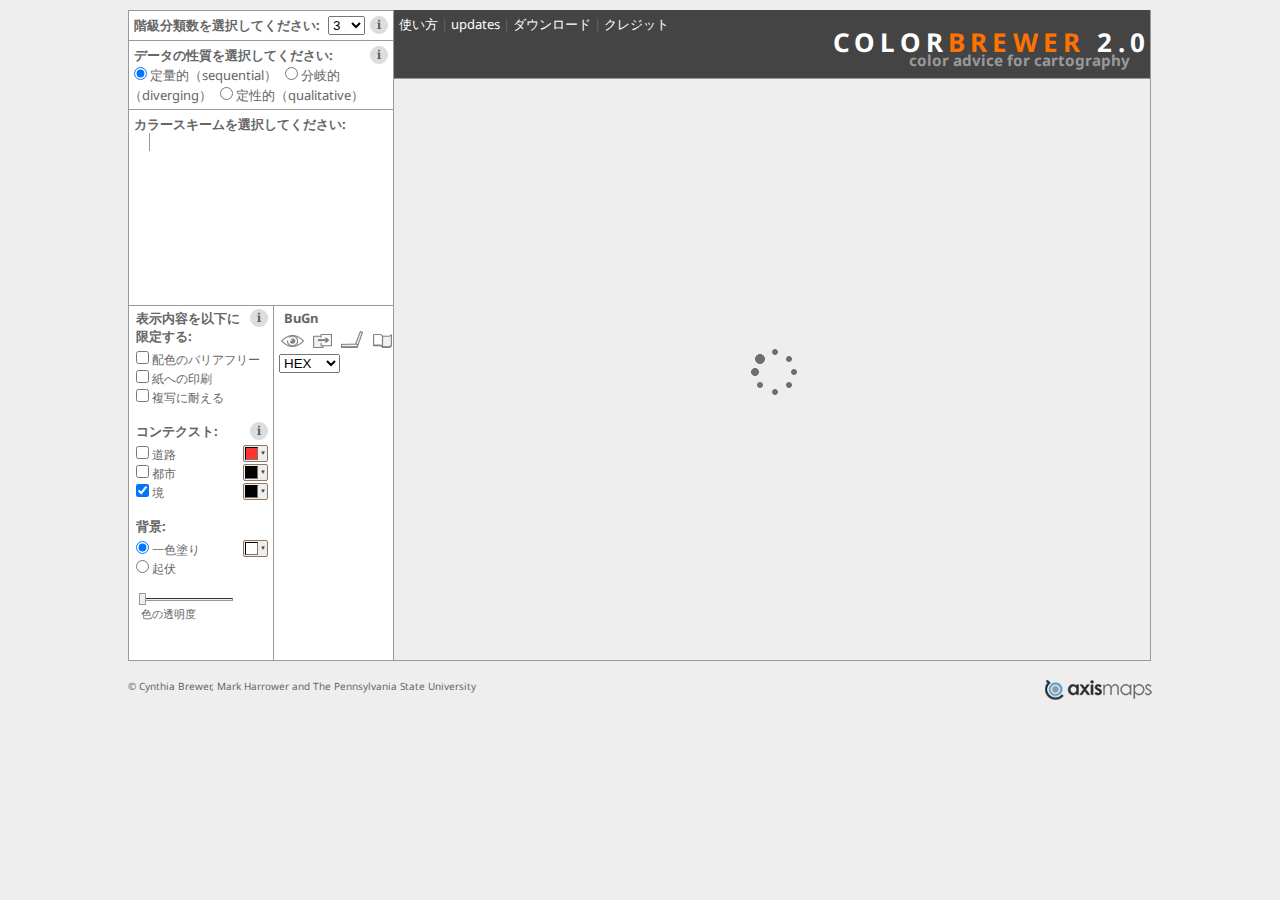
<file: docs/index.html>
<!DOCTYPE html>
<html>
<head>

<!-- Global site tag (gtag.js) - Google Analytics -->
<script async src="https://www.googletagmanager.com/gtag/js?id=G-NVNM9B2HL9"></script>
<script>
  window.dataLayer = window.dataLayer || [];
  function gtag(){dataLayer.push(arguments);}
  gtag('js', new Date());

  gtag('config', 'G-NVNM9B2HL9');
</script>
<!-- /Global site tag (gtag.js) - Google Analytics -->

		<!--[if lte IE 8]><script type="text/javascript">window.location.replace( "flash/index.php" );</script><![endif]-->
		<title>ColorBrewer: Color Advice for Maps</title>
		<link href='https://fonts.googleapis.com/css?family=Droid+Sans:400,700' rel='stylesheet' type='text/css'>
		<link rel="stylesheet" type="text/css" href="style.css" />
		<link rel="stylesheet" type="text/css" href="lib/spectrum.css" />
		<script type="text/javascript" src="colorbrewer_schemes.js"></script>
		<script src="https://ajax.googleapis.com/ajax/libs/jquery/1.7.1/jquery.min.js" type="text/javascript"></script>
		<script src="lib/jquery.svg.min.js" type="text/javascript"></script>
		<script src="lib/jquery.svgdom.min.js" type="text/javascript"></script>
		<script type="text/javascript" src="lib/spectrum.min.js"></script>
		<script type="text/javascript" src="cmyk.js"></script>
		<script type="text/javascript">

		  var _gaq = _gaq || [];
		  _gaq.push(['_setAccount', 'UA-8516419-1']);
		  _gaq.push(['_trackPageview']);

		  (function() {
		    var ga = document.createElement('script'); ga.type = 'text/javascript'; ga.async = true;
		    ga.src = ('https:' == document.location.protocol ? 'https://ssl' : 'http://www') + '.google-analytics.com/ga.js';
		    var s = document.getElementsByTagName('script')[0]; s.parentNode.insertBefore(ga, s);
		  })();

		</script>
	</head>
	<body>
		<div id="wrapper">
			<div id="left">
				<div id="number" class="section">
					<div class="learn-more" id="number-learn-more" title="Learn more"></div>
					<p>階級分類数を選択してください:</p>
					<select id="num-classes">
						<option name="3">3</option>
						<option name="4">4</option>
						<option name="5">5</option>
						<option name="6">6</option>
						<option name="7">7</option>
						<option name="8">8</option>
						<option name="9">9</option>
						<option name="10">10</option>
						<option name="11">11</option>
						<option name="12">12</option>
					</select>
				</div> <!--end number div-->
				
				<div id="type" class="section">
					<div class="learn-more" id="schemes-learn-more" title="Learn more"></div>
					<p>データの性質を選択してください:</p>
					<input type="radio" class="scheme-type" name="scheme-type" id="sequential" checked/><label class="check-label" for="sequential">定量的（sequential）</label>
					<input type="radio" class="scheme-type" name="scheme-type" id="diverging"/><label class="check-label" for="diverging">分岐的（diverging）</label>
					<input type="radio" class="scheme-type" name="scheme-type" id="qualitative"/><label class="check-label" for="qualitative">定性的（qualitative）</label>
				</div>
				
				<div id="scheme" class="section">
					<p>カラースキームを選択してください:</p>
					<div id="scheme1">
						<label id="multi"></label>
						<div id="ramps"></div>
					</div> <!--end scheme1 div-->
					<div id="scheme2">
						<label id="single"></label>
						<div id="singlehue"></div>
					</div> <!--end scheme2 div-->
				</div> <!--end scheme div-->
				
				<div id="colors">
					<div id="options">
						<div class="learn-more" id="filters-learn-more" title="Learn more"></div>
						<p>表示内容を以下に限定する:</p>
						<div id="filters">
							<input type="checkbox" id="blindcheck" /><label for="blindcheck">配色のバリアフリー</label><br/>
							<input type="checkbox" id="printcheck" /><label for="printcheck">紙への印刷</label><br/>
							<input type="checkbox" id="copycheck" /><label for="copycheck">複写に耐える</label>
						</div> <!--end filters div-->
						
						<div class="learn-more" id="context-learn-more"></div>
						<p>コンテクスト:</p>
						<div id="layers">
							<input type="checkbox" id="roadscheck" /><label for="roadscheck">道路</label><input class="color" type="text" id="road-color"/><br/>
							<input type="checkbox" id="citiescheck" /><label for="citiescheck">都市</label><input class="color" type="text" id="city-color"/><br/>
							<input type="checkbox" id="borderscheck" checked /><label for="borderscheck">境</label><input class="color" type="text" id="border-color"/><br/>
						</div> <!--end layers div-->
						
						<p>背景:</p>
						<div id="background">
							<input type="radio" name="background-radio" id="solid-color" checked/><label class="check-label" for="solid-color">一色塗り</label><input class="color" type="text" id="bg-color"/><br/>
							<input type="radio" name="background-radio" id="terrain"/><label class="check-label" for="terrain">起伏</label>
							<div id="transparency-container">
								<div id="transparency-track"></div>
								<div id="transparency-slider"></div>
								<p>色の透明度</p>
							</div>
						</div> <!--end background div-->
					</div> <!--end options div-->
					
					<div id="system">
						<p id="scheme-name">BuGn</p>
						<div style="height:27px">
							<div class="score-icon ok" id="blind-icon"></div>
							<div class="score-icon ok" id="copy-icon"></div>
							<div class="score-icon ok" id="screen-icon"></div>
							<div class="score-icon ok" id="print-icon"></div>
						</div>
						<select id="color-system">
							<option>HEX</option>
							<option>RGB</option>
							<option>CMYK</option>
						</select>
						<div id="color-chips"></div>
						<div id="color-values"></div>
					</div> <!--end system div-->
				</div> <!--end colors div-->
			</div> <!--end left div-->
			
			<div id="header">
				<p id="nav"><a id="how" href="#">使い方</a> | <a href="http://www.personal.psu.edu/cab38/ColorBrewer/ColorBrewer_updates.html" target="blank">updates</a> | <a id="downloads" href="#">ダウンロード</a> | <a id="credits" href="#">クレジット</a></p>
				<h1>COLOR<span>BREWER</span> 2.0</h1>
				<h3>color advice for cartography</h3>
			</div> <!--end header-->
			<div id="map-container">
				<div id="counties" class="svg-container"></div>
				<div id="overlays" class="svg-container"></div>
			</div> <!--end map-container-->
			
			<div id="export">
				<div id="tab">
					<div>Export</div>
				</div> <!--end tab div-->
				<div id="selected-data">
					<h2>選択したこのカラースキームを出力する:</h2>
					<div id="perma">
						<h3>Permalink</h3>
						<p>このカラースキームの直リンクをシェアする</p>
						<input type="text" id="permalink" value="https://colorbrewer2.org/js/blahblah/" />
					</div> <!--end perma div-->
					<div id="adobe">
						<h3>Adobe</h3>
						<p><a id="ase" href="#" target="_blank">Adobe Swatch Exchange (ASE) file</a></p>
					</div> <!--end adobe div-->
					<div id="gimp">
						<h3>GIMP や Inkscape</h3>
						<p><a id="gpl" href="#" target="_blank">GIMPカラーパレット</a></p>
					</div> <!--end adobe div-->
					<div class="copy" id="copy-json">
						<h3>JavaScript</h3>
						<p>JS配列</p>
						<input type="text" id="permalink" value="JSON!" />
					</div>
					<div class="copy" id="copy-css">
						<h3>CSS</h3>
						<p>CSSクラス</p>
						<input type="text" id="permalink" value="CSS!" />
					</div>
				</div> <!--end selected-data div-->
				
				
			</div> <!--end export div-->
			
			<div id="probe"></div>
		
		</div> <!--end wrapper div-->
		
		<div id="footer">
			<a href="http://axismaps.com" target="_blank"><img src="images/axismaps.png" class="logo" alt="Axis Maps" title="Axis Maps"/></a>
			<p>&copy; Cynthia Brewer, Mark Harrower and The Pennsylvania State University</p>
		</div> <!--end footer-->
		<div id="mask"></div>
		<div id="learnmore" style="display:none">
			<p id="close">X</p>
			<p id="learnmore-title">MUGGIN'</p>
			<div id="content"></div>
		</div>
		<script src="colorbrewer.js"></script>
	</body>
</html>
</file>
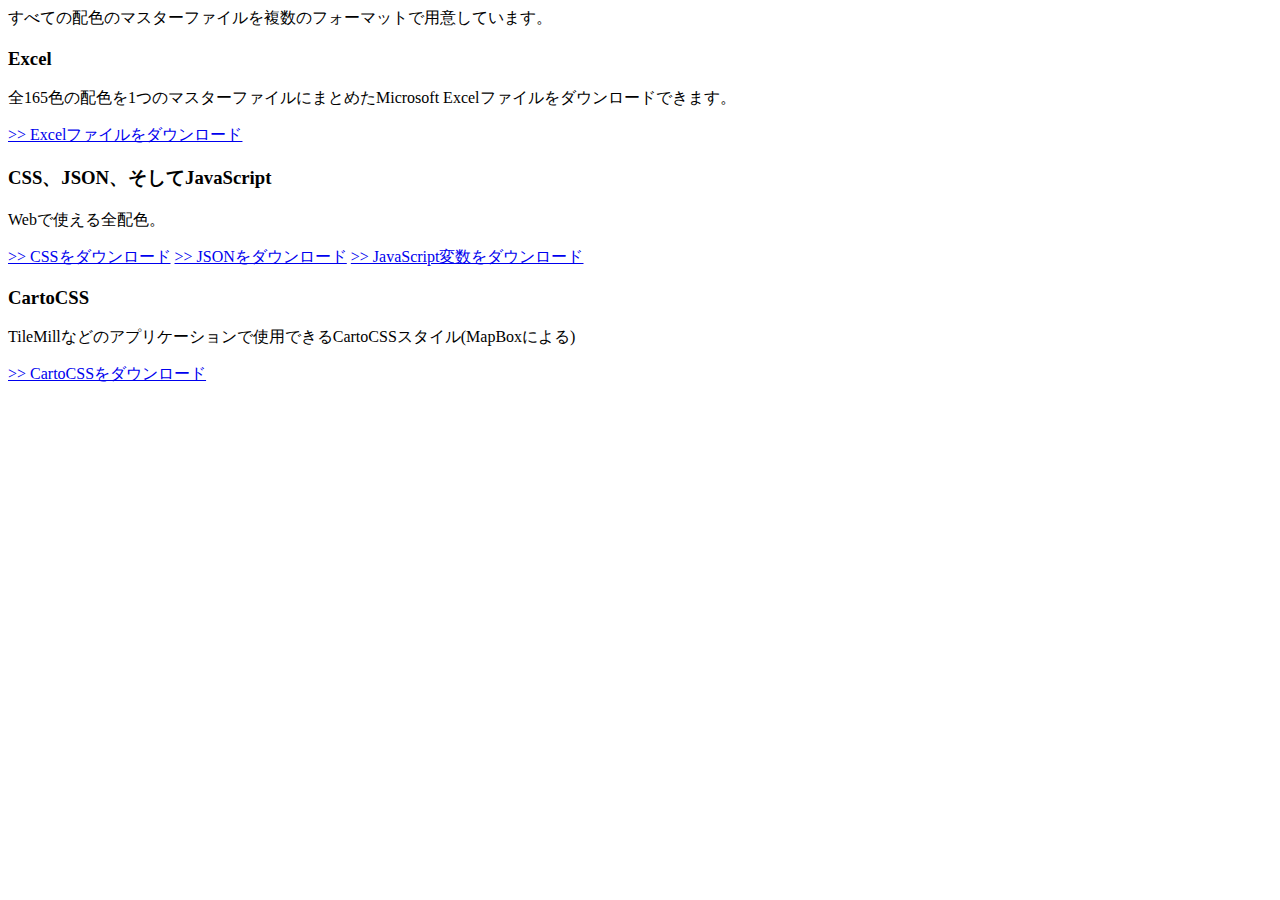
<file: learnmore/downloads.html>
<html>
<body>
<div id="download">
		<p>すべての配色のマスターファイルを複数のフォーマットで用意しています。</p>
		<div class="left">
			<div id="excel">
				<h3>Excel</h3>
				<p>全165色の配色を1つのマスターファイルにまとめたMicrosoft Excelファイルをダウンロードできます。</p>
				<a href="http://www.personal.psu.edu/cab38/ColorBrewer/ColorBrewer_RGB.html" target="_blank">&gt;&gt; Excelファイルをダウンロード</a>
			</div> <!--end excel div-->
		</div>
		<div class="right">
			<div id="css">
				<h3>CSS、JSON、そしてJavaScript</h3>
				<p>Webで使える全配色。</p>
				<a href="export/colorbrewer.css" target="_blank">&gt;&gt; CSSをダウンロード</a>
				<a href="export/colorbrewer.json" target="_blank">&gt;&gt; JSONをダウンロード</a>
				<a href="export/colorbrewer.js" target="_blank">&gt;&gt; JavaScript変数をダウンロード</a>
			</div> <!--end css div-->
			
			<div id="carto">
				<h3>CartoCSS</h3>
				<p>TileMillなどのアプリケーションで使用できるCartoCSSスタイル(MapBoxによる)</p>
				<a href="https://github.com/mapbox/colorbrewer-carto" target="_blank">&gt;&gt; CartoCSSをダウンロード</a>
			</div>
		</div>
	</div> <!--end master-data div-->
</body>
</html>
</file>
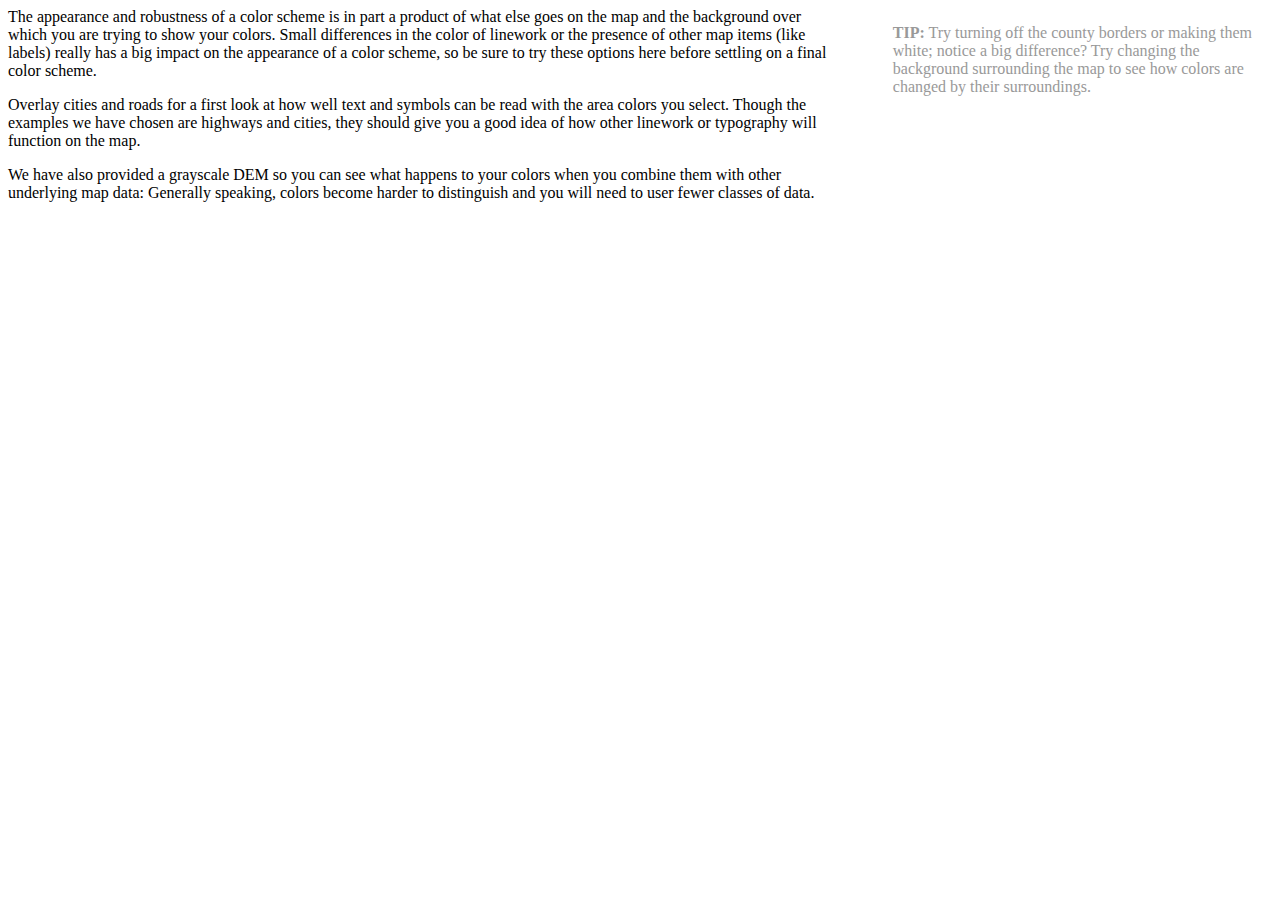
<file: docs/learnmore/context.html>
<html>
<body>
<p style="float:right;width:30%;color:#999;"><strong>TIP:</strong> Try turning off the county borders or making them white; notice a big difference? Try changing the background surrounding the map to see how colors are changed by their surroundings.</p>
<div style="width:65%">
<p>The appearance and robustness of a color scheme is in part a product of what else goes on the map and the background over which you are trying to show your colors. Small differences in the color of linework or the presence of other map items (like labels) really has a big impact on the appearance of a color scheme, so be sure to try these options here before settling on a final color scheme.</p>
 
<p>Overlay cities and roads for a first look at how well text and symbols can be read with the area colors you select. Though the examples we have chosen are highways and cities, they should give you a good idea of how other linework or typography will function on the map.</p>

<p>We have also provided a grayscale DEM so you can see what happens to your colors when you combine them with other underlying map data: Generally speaking, colors become harder to distinguish and you will need to user fewer classes of data.</p>
</div>
</body>
</html>
</file>
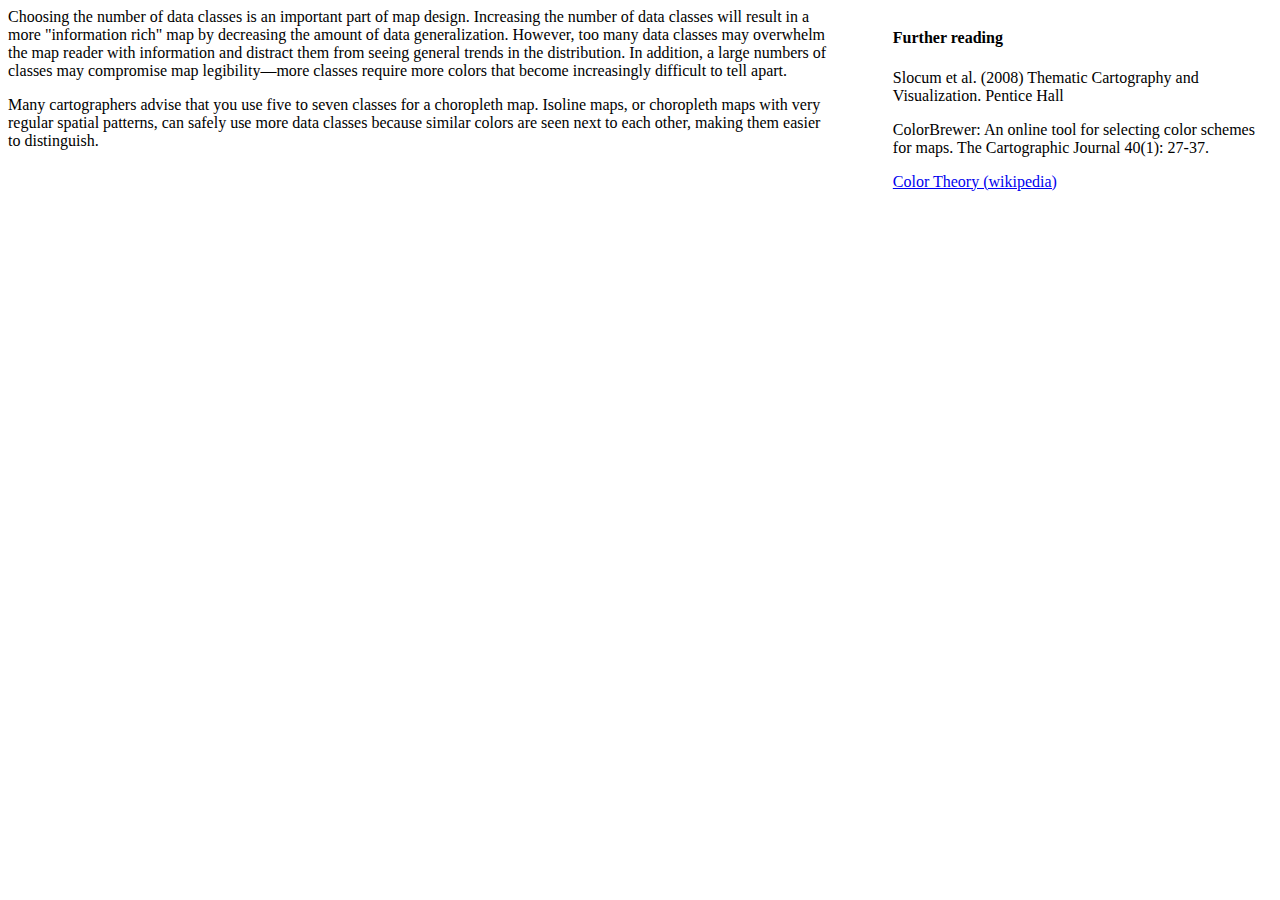
<file: docs/learnmore/number.html>
<html>
<body>
	<div class="further-reading" style="float:right;width:30%;margin-left:15px;">
		<h4>Further reading</h4>
		<p>Slocum et al. (2008) Thematic Cartography and Visualization. Pentice Hall</p>
		<p>ColorBrewer: An online tool for selecting color schemes for maps. The Cartographic Journal 40(1): 27-37.</p> 
		<p><a href="http://en.wikipedia.org/wiki/Color_theory" target="_blank">Color Theory (wikipedia)</a></p>
	</div>
	<div style="width:65%">
		<p>Choosing the number of data classes is an important part of map design. Increasing the number of data classes will result in a more "information rich" map by decreasing the amount of data generalization.  However, too many data classes may overwhelm the map reader with information and distract them from seeing general trends in the distribution.  In addition, a large numbers of classes may compromise map legibility—more classes require more colors that become increasingly difficult to tell apart.</p>
<p>Many cartographers advise that you use five to seven classes for a choropleth map. Isoline maps, or choropleth maps with very regular spatial patterns, can safely use more data classes because similar colors are seen next to each other, making them easier to distinguish.</p>
	</div>
</body>
</html>
</file>
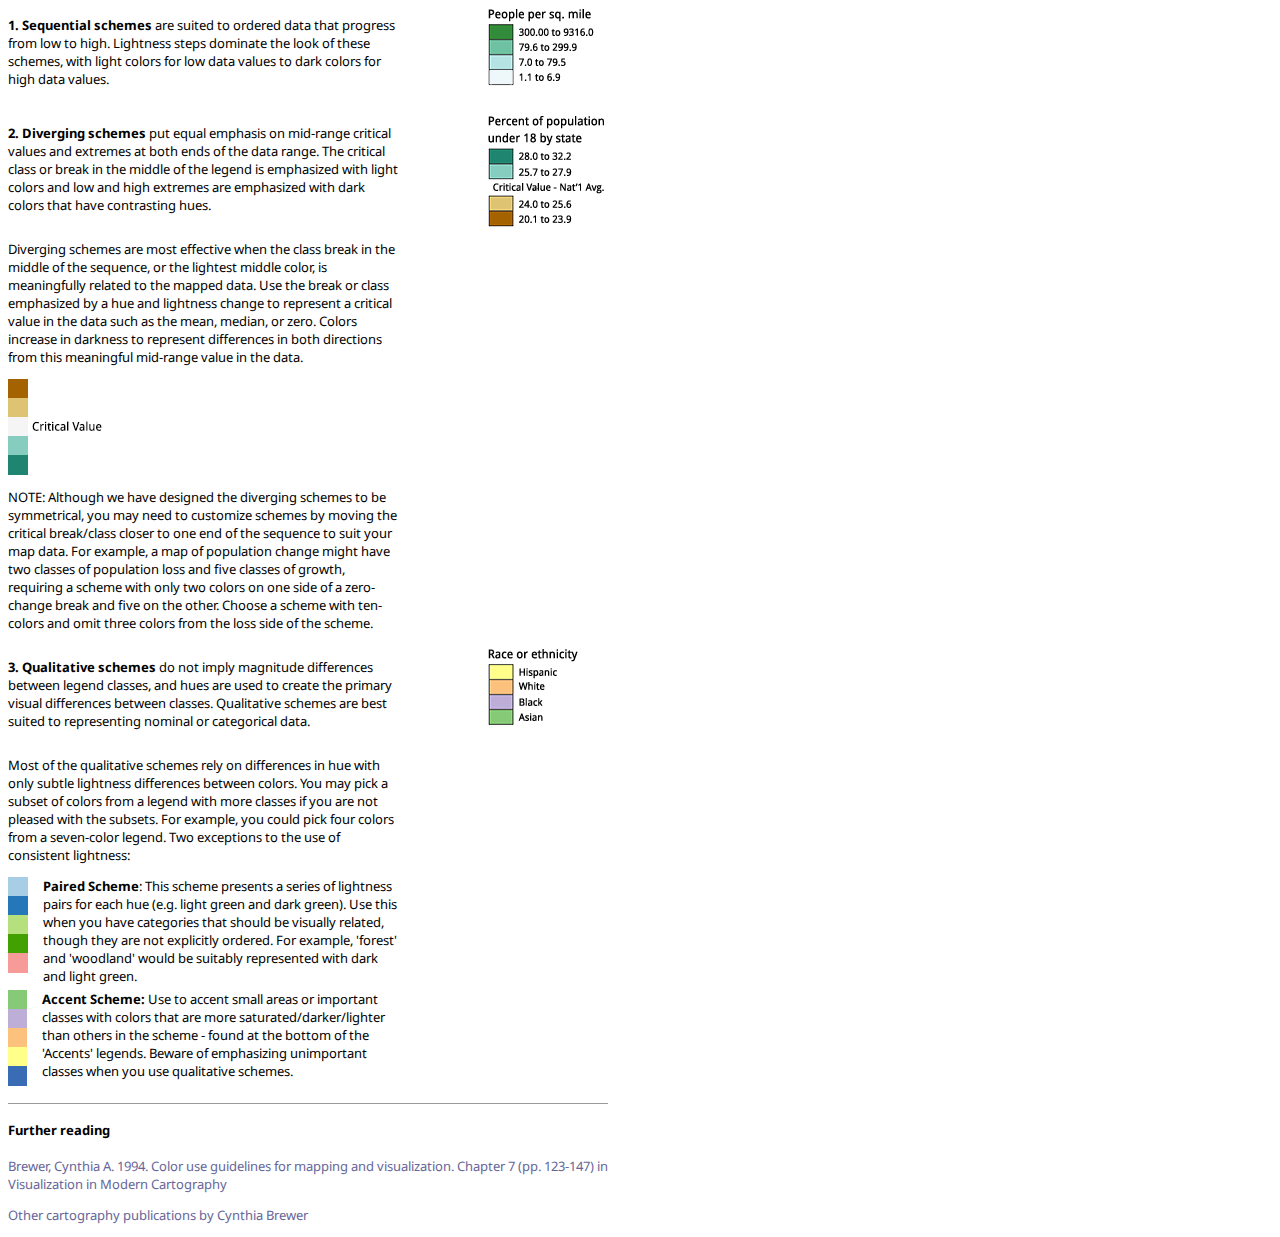
<file: docs/learnmore/schemes_full.html>
<html>
<head>
	<link href='http://fonts.googleapis.com/css?family=Droid+Sans:400,700' rel='stylesheet' type='text/css'>
	<style>
		body { width: 600px; font: 13px/18px 'Droid Sans', sans-serif; }
		a { color: #669; text-decoration:none;}
		a:hover { text-decoration: underline; }
	</style>
	<title>Color scheme types - ColorBrewer</title>
</head>
<body>
<div style="margin-bottom:10px;margin-top:-5px;">
<p style="display:inline-block;width:65%;vertical-align:top;"><strong>1. Sequential schemes</strong> are suited to ordered data that progress from low to high. Lightness steps dominate the look of these schemes, with light colors for low data values to dark colors for high data values.</p>
<img src="sequential.png" alt="sequential" style="float:right"/>
</div>
<div style="margin-bottom:10px">
<a name="diverging"></a><p style="display:inline-block;width:65%;vertical-align:top;"><strong>2. Diverging schemes</strong> put equal emphasis on mid-range critical values and extremes at both ends of the data range. The critical class or break in the middle of the legend is emphasized with light colors and low and high extremes are emphasized with dark colors that have contrasting hues.</p>
<img src="diverging.png" alt="diverging" style="float:right"/>
<p style="width:65%;">Diverging schemes are most effective when the class break in the middle of the sequence, or the lightest middle color, is meaningfully related to the mapped data. Use the break or class emphasized by a hue and lightness change to represent a critical value in the data such as the mean, median, or zero. Colors increase in darkness to represent differences in both directions from this meaningful mid-range value in the data.</p>
<img src="criticalvalue.png" alt="critical value"/>
<p style="width:65%;">NOTE:  Although we have designed the diverging schemes to be symmetrical, you may need to customize schemes by moving the critical break/class closer to one end of the sequence to suit your map data. For example, a map of population change might have two classes of population loss and five classes of growth, requiring a scheme with only two colors on one side of a zero-change break and five on the other. Choose a scheme with ten-colors and omit three colors from the loss side of the scheme.</p>
</div>
<div style="margin-bottom:10px">
<a name="qualitative"></a><p style="display:inline-block;width:65%;vertical-align:top;"><strong>3. Qualitative schemes</strong> do not imply magnitude differences between legend classes, and hues are used to create the primary visual differences between classes. Qualitative schemes are best suited to representing nominal or categorical data.</p>
<img src="qualitative.png" alt="qualitative" style="float:right"/>
<p style="width:65%;">Most of the qualitative schemes rely on differences in hue with only subtle lightness differences between colors. You may pick a subset of colors from a legend with more classes if you are not pleased with the subsets. For example, you could pick four colors from a seven-color legend. Two exceptions to the use of consistent lightness:</p>
<img src="paired.png" alt="paired scheme" style="float:left;clear:both;margin-right:15px;"/>
<p style="width:65%;height:100px;"><strong>Paired Scheme</strong>:  This scheme presents a series of lightness pairs for each hue (e.g. light green and dark green). Use this when you have categories that should be visually related, though they are not explicitly ordered. For example, 'forest' and 'woodland' would be suitably represented with dark and light green.</p>
<img src="accent.png" alt="accent scheme" style="float:left;clear:both;margin-right:15px;"/>
<p style="width:65%;height:100px;"><strong>Accent Scheme:</strong> Use to accent small areas or important classes with colors that are more saturated/darker/lighter than others in the scheme - found at the bottom of the 'Accents' legends.  Beware of emphasizing unimportant classes when you use qualitative schemes.</p>
</div>
<div class="further-reading" style="border-top:1px solid #999">
	<h4>Further reading</h4>
	<p><a href="http://www.personal.psu.edu/faculty/c/a/cab38/ColorSch/SchHome.html" target="_blank">Brewer, Cynthia A. 1994. Color use guidelines for mapping and visualization. Chapter 7 (pp. 123-147) in Visualization in Modern Cartography</a></p>
<p><a href="http://www.personal.psu.edu/faculty/c/a/cab38/Brewer_pubs.html" target="_blank">Other cartography publications by Cynthia Brewer</a></p>
</div>
</body>
</html>
</file>
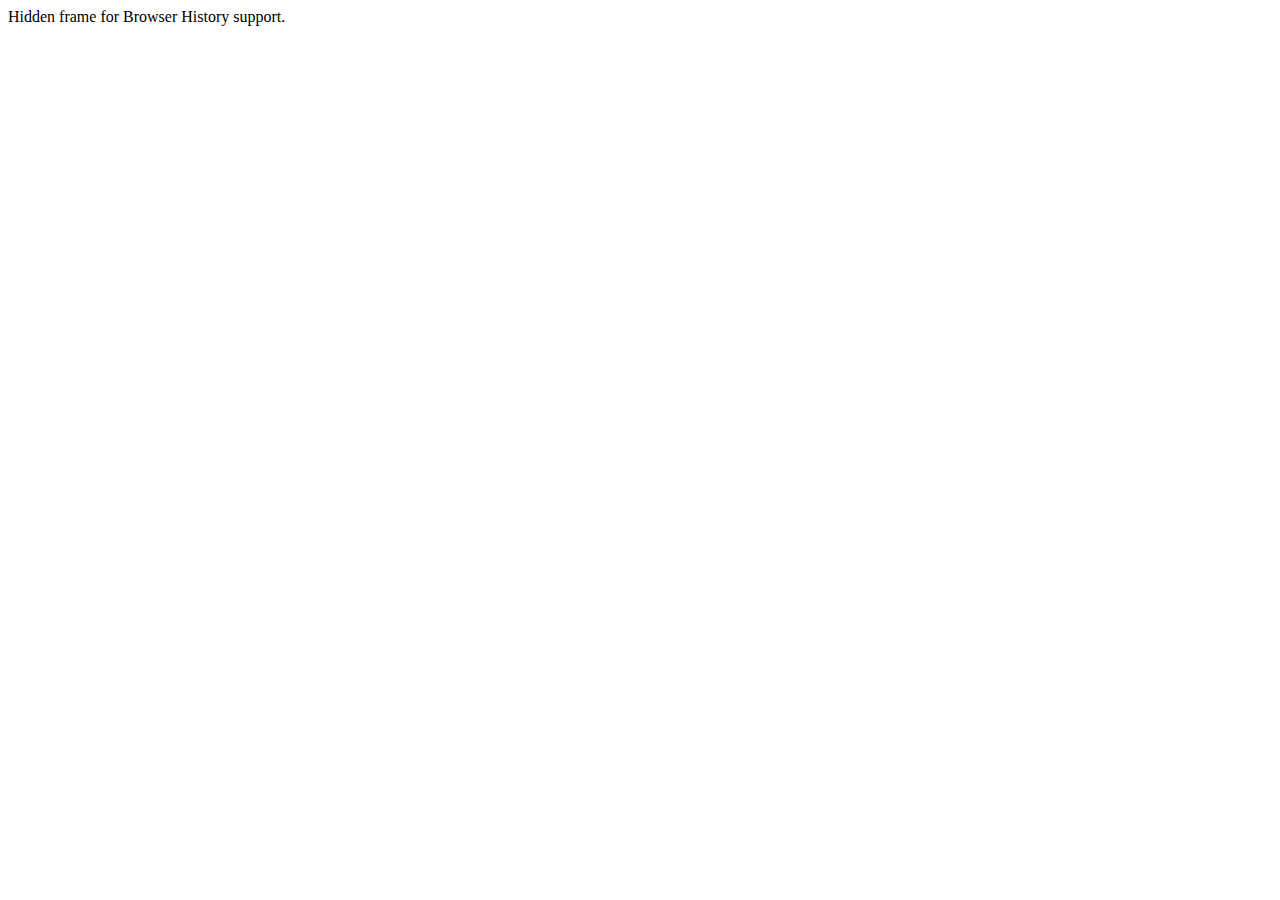
<file: docs/flash/history/historyFrame.html>
<html>
    <head>
        <META HTTP-EQUIV="Pragma" CONTENT="no-cache"> 
        <META HTTP-EQUIV="Expires" CONTENT="-1"> 
    </head>
    <body>
    <script>
        function processUrl()
        {

            var pos = url.indexOf("?");
            url = pos != -1 ? url.substr(pos + 1) : "";
            if (!parent._ie_firstload) {
                parent.BrowserHistory.setBrowserURL(url);
                try {
                    parent.BrowserHistory.browserURLChange(url);
                } catch(e) { }
            } else {
                parent._ie_firstload = false;
            }
        }

        var url = document.location.href;
        processUrl();
        document.write(encodeURIComponent(url));
    </script>
    Hidden frame for Browser History support.
    </body>
</html>
</file>
<file: docs/style.css>
html,body{
	width: 100%;
	margin: 0;
	font: 13px/18px 'Droid Sans', sans-serif;
	color: #666;
	background-color: #eee;
}

a img{ border: none }

#wrapper, #footer {
	width: 1024px;
	margin: 10px auto 0 auto;
	overflow: hidden;
}

#wrapper {
	height: 660px;
	position: relative;
}

#footer p{
	font-size: 10px;
	line-height: 12px;
	margin: 0;
}
#footer img.logo{ float: right }

#footer img.gh{ width: 16px; height: 16px; margin-right: 5px; vertical-align: middle;}

#header{
	float: left;
	height: 68px;
	background-color: #444;
	width: 756px;
	border-right: 1px solid #999;
	border-left: 1px solid #999;
}
#header h1{
	color: white;
	margin: 0;
	letter-spacing: .2em;
	text-align: right;
}

#header h1 span{
	color: #ff7200;
}

#header h3 {
	margin: 0 20px 0 0;
	color: #999;
	text-align: right;
}

#header p {
	margin: 5px 0 0 5px;
}
#header p a{
	color: white;
}

.learn-more {
	background-image: url(images/learnmore.png);
	width: 18px;
	height: 18px;
	margin: 0 5px 0 0;
	float: right;
	cursor: pointer;
}
.learn-more:hover {
	background-position: 0 -18px;
}

#left {
	width: 264px;
	height: 650px;
	float: left;
	border-left: 1px solid #999;
	border-bottom: 1px solid #999;
	overflow: hidden;
	background-color: #fff;
	position: relative;
	z-index: 999;
}

.section {
	border-top: 1px solid #999;
	padding: 5px 0;
}

.section > p, #options > p, #scheme-name{
	padding: 0 5px;
	margin: 0 0;
	font-weight: bold;
}

#scheme{ 
	height: 200px;
	overflow: hidden;
}

.scheme-type{ margin-left: 5px; }

#number p {
	display: inline-block;
}

.score-icon{
	display: inline-block;
	width: 27px;
	height: 27px;
}

#blind-icon.ok { background-image: url(images/colorblind.png); }
#blind-icon.bad { background-image: url(images/colorblind_avoid.png); }
#blind-icon.maybe { background-image: url(images/colorblind_maybe.png); }
#print-icon.ok { background-image: url(images/colorprint.png); }
#print-icon.bad { background-image: url(images/colorprint_avoid.png); }
#print-icon.maybe { background-image: url(images/colorprint_maybe.png); }
#screen-icon.ok { background-image: url(images/laptop.png); }
#screen-icon.bad { background-image: url(images/laptop_avoid.png); }
#screen-icon.maybe { background-image: url(images/laptop_maybe.png); }
#copy-icon.ok { background-image: url(images/photocopy.png); }
#copy-icon.bad { background-image: url(images/photocopy_avoid.png); }
#copy-icon.maybe { background-image: url(images/photocopy_maybe.png); }

#ramps, #singlehue {
	padding: 0 5px;
	display: inline-block;
}

#singlehue { display: none; max-width: 78px; }

#scheme1 {
	float: left;
	margin-right: 5px;
	overflow: hidden;
}

#multi {
	margin-left: 5px;
}

#scheme2 {
	float: left;
	padding-left: 7px;
	border-left: 1px solid #999;
}

#single {
	margin-left: 10px;
}

#ramps p, #singlehue p{
	font-size: 12px;
	margin-left: 10%;
	width: 80%;
}

.ramp {
	float: left;
	padding: 5px 5px 0 5px;
	cursor: pointer;
}

.ramp:hover {
	background-color: #ccc;
}

.ramp.selected {
	background-color: #999;
}

.ramp rect, #color-chips rect {
	stroke: #333;
	stroke-width: .5px;
}

#colors { padding: 0; }
#colors > div { padding-top: 3px; }

#color-values, #color-chips, #options, #system {
	float: left;
}
#color-values, #color-chips{
	margin-left: 5px;
}

#system{
	position: absolute;
	top: 295px;
	left: 145px;
	width: 122px;
	height: 357px;
	padding-left: 5px;
	float: right;
	border-top: 1px solid #999;
	background-color: #FFF;
}

#scheme-name {
	margin: 0;
}

#options {
	position: absolute;
	top: 295px;
	height: 357px;
	width: 142px;
	padding-left: 2px;
	border-top: 1px solid #999;
	border-right: 1px solid #999;
	background-color: #FFF;
}

#color-system{
	display: block;
	margin-bottom: 10px;
}

#color-values{ width: 80px; overflow:hidden; }
#color-values textarea {
	margin: 0;
	color: #24662e;
	border: none;
	resize: none;
	height: 100%;
	width: 100px;
	font: 13px 'Droid Sans', sans-serif;
}
#options label{
	font-size: 12px;
}
#options input, #options label{
	margin:0 3px 0 0;
}

#filters, #layers, #background {
	margin: 5px 0 15px 5px;
}
#transparency-container {
	position: relative;
	height: 50px;
}
#transparency-container p{
	margin:0;
	position: absolute;
	left: 5px;
	bottom: 5px;
	width:100%;
	font-size: 11px;
}
#transparency-track{
	width: 90px;
	height: 1px;
	background-color: #eee;
	border-top: 1px solid #333;
	border-left: 1px solid #333;
	border-right: 1px solid #999;
	border-bottom: 1px solid #999;
	position: absolute;
	top: 20px;
	left: 5px;
}
#transparency-slider{
	position: absolute;
	width: 5px;
	height: 10px;
	left: 3px;
	top: 15px;
	background-color: #eee;
	border: 1px solid #999;
	cursor: pointer;
}
#transparency-slider:hover{
	background-color: #ccc;
}

#options input.color{ float: right; margin-right: 10px; }

#probe{
	position: absolute;
	display: none;
	background-color: rgba(50,50,50,.85);
	color: white;
}
#probe p{
	margin: 5px;
	font-size: 11px;
	font-weight: bold;
	line-height: 14px;
}

#learnmore{
	position: absolute;
	z-index: 9999;
	left: 50%;
	top: 0;
	width: 550px;
	margin-left: -275px;
	background-color: #fff;
	box-shadow: 0 0 15px #333;
	-webkit-box-shadow: 0 0 15px #333;
	-moz-box-shadow: 0 0 15px #333;
	border: 1px solid #666;
}
#learnmore-title, #learnmore #close{
	background-color: #999;
	color: white;
	margin: 0;
	padding: 5px 0 5px 15px;
	font-weight: bold;
}
#learnmore #content {
	margin: 15px;
	font-size: 12px;
	line-height: 15px;
}
#learnmore #close{
	float: right;
	margin-right: 15px;
	cursor: pointer;
}
#learnmore #close:hover{
	color: #333;
}
#mask {
	display: none;
	position: absolute;
	z-index: 1000;
	left:0;
	top:0;
	background-color: rgba(0,0,0,.4);
	width: 100%;
	height: 100%;
}

.further-reading h4{
	margin: 0;
	border-bottom: 1px solid #999;
}

.further-reading p, .further-reading p a{
	color: #669;
}

#export{
	position: absolute;
	left: 0;
	top: 295px;
	height: 354px;
	width: 265px;
	background-color: white;
	border: 1px solid #999;
	border-left: none;
	border-right: none;
}

#export #tab{
	font-size: 15px;
	line-height: 30px;
	height: 100px;
	width: 30px;
	float: right;
	margin: -1px -31px 0 0 !important;
	border: 1px solid #999;
	border-left: none;
	background-color: white;
	cursor: pointer;
}

#export #tab:hover{
	font-weight: bold;
}

#export #tab > div{
	transform: rotate(90deg);
	-ms-transform: rotate(90deg);
	-webkit-transform: rotate(90deg);
	-o-transform: rotate(90deg);
	-moz-transform: rotate(90deg);
	text-indent: 25px;
}

#export p{
	margin: 0 0 5px 10px;
}

#download p{
	margin: 0 0 10px 0;
}

#download a{
	display: block;
	color: #33c;
	margin: -7px 0 0 10px;
}
#export a{
	color: #33c;
}

#download a{
	margin-left: 0;
}
#export input{
	width: 230px;
	margin: -5px 0 0 10px;
}

#selected-data{
	width: 100%;
	height: 100%;
}
#selected-data h2{
	position: absolute;
	top: -6px;
	left: 5px;
	width: 260px;
	margin-bottom: 2px;
	background-color: rgb(68, 68, 68);
	color: #FFF;
	text-indent: 5px;
	font-size: 13px;
	float: right;
}

#selected-data h3{
	/*color: #FF4500;*/
	font-size: 13px;
	margin-bottom: 0;
	text-indent: 10px;
	margin-top: 5px;
}
#selected-data > div{
	width: 250px;
	margin-bottom: 5px;
}
#perma{
	float: left;
	margin-top: 25px;
}
#adobe{
	float: left;
}
#export .copy input{
	margin-top: 5px;
}
#copy-json{ float: left; }
#copy-css{ float: left; }
#export #copy-json p{ margin-bottom: 0; }
#export #copy-css p{ margin-bottom: 0; }
#master-data{
	width: 530px;
	height: 210px;
}
#master-data h2{
	position: absolute;
	top: 145px;
	left: 5px;
	width: 520px;
	margin-bottom: 2px;
	background-color: rgb(68, 68, 68);
	color: white;
	text-indent: 5px;
	font-size: 13px;
	float: right;
}
#master-data h3{
	/*color: orange;*/
	font-size: 13px;
	margin-bottom: 0;
	text-indent: 10px;
	margin-top: 10px;
}
#excel{
	width: 250px;
	height: 90px;
}
#css{
	width: 250px;
	height: 90px;
}
#download #css a{
	margin-bottom: 5px;
}
#arc{
	width: 250px;
	margin-bottom: 30px;
}
#json, #js, #css, #carto{
	width: 250px;
}
.left {
	float: left;
}
.right {
	float: right;
}

a{ text-decoration: none; }
a:hover{ text-decoration: underline; }
#overlays{ pointer-events: none; }
#map-container{ margin-left: 264px; position: relative; width: 756px; height: 581px; border: 1px solid #999; overflow: hidden; background-image: url(images/ajax-loader.gif); background-position:center; background-repeat:no-repeat;}
.svg-container { position: absolute; width: 100%; height: 100%; overflow: hidden; }
#terrain-img{ position: absolute; }
#road-lines{ fill: none; stroke: #f33; stroke-width: 1.5px; }
#county-map{ fill: #999; }
#county-map g{ stroke: #000; stroke-width: .50px; }
</file>
<file: docs/lib/spectrum.css>
﻿/***
Spectrum Colorpicker v1.0.1
https://github.com/bgrins/spectrum
Author: Brian Grinstead
License: MIT
***/

.sp-container {
    position:absolute;
    top:0;
    left:0;
    display:inline-block;
    *display: inline;
    *zoom: 1;
    z-index: 2147483647;
    overflow: hidden;
}
.sp-container.sp-flat {
    position: relative;
}

/* http://ansciath.tumblr.com/post/7347495869/css-aspect-ratio */
.sp-top {
  position:relative;
  width: 100%;
  display:inline-block;
}
.sp-top-inner {
   position:absolute;
   top:0;
   left:0;
   bottom:0;
   right:0;
}
.sp-color {
    position: absolute;
    top:0;
    left:0;
    bottom:0;
    right:20%;
}
.sp-hue {
    position: absolute;
    top:0;
    right:0;
    bottom:0;
    left:84%;
    height: 100%;
}
.sp-fill {
    padding-top: 80%;
}
.sp-sat, .sp-val {
    position: absolute;
    top:0;
    left:0;
    right:0;
    bottom:0;
}

.sp-alpha-enabled .sp-top
{
    margin-bottom: 18px;
}
.sp-alpha-enabled .sp-alpha
{
    display: block;
}

.sp-alpha-handle
{
    position:absolute;
    top:-4px;
    bottom: -4px;
    width: 6px;
    left: 50%;
    cursor: pointer;
    border: 1px solid black;
    background: white;
    opacity: .8;
}

.sp-alpha
{
    display: none;
    position: absolute;
    bottom: -14px;
    right: 0;
    left: 0;
    height: 8px;
}
.sp-alpha-inner{
    border: solid 1px #333;
}

/* Don't allow text selection */
.sp-container, .sp-replacer, .sp-preview, .sp-dragger, .sp-slider, .sp-alpha, .sp-alpha-handle, .sp-container.sp-dragging .sp-input, .sp-container button  {
    -webkit-user-select:none;
    -moz-user-select: -moz-none;
    -o-user-select:none;
    user-select: none;
}

.sp-container.sp-input-disabled .sp-input-container {
    display: none;
}
.sp-container.sp-buttons-disabled .sp-button-container {
    display: none;
}
.sp-palette-only .sp-picker-container {
    display: none;
}
.sp-palette-disabled .sp-palette-container {
    display: none;
}

.sp-initial-disabled .sp-initial {
    display: none;
}


/* Gradients for hue, saturation and value instead of images.  Not pretty... but it works */
.sp-sat {
    background-image: -webkit-gradient(linear,  0 0, 100% 0, from(#FFF), to(rgba(204, 154, 129, 0)));
    background-image: -webkit-linear-gradient(left, #FFF, rgba(204, 154, 129, 0));
    background-image: -moz-linear-gradient(left, #fff, rgba(204, 154, 129, 0));
    background-image: -o-linear-gradient(left, #fff, rgba(204, 154, 129, 0));
    background-image: -ms-linear-gradient(left, #fff, rgba(204, 154, 129, 0));
    background-image: linear-gradient(to right, #fff, rgba(204, 154, 129, 0));
    -ms-filter: "progid:DXImageTransform.Microsoft.gradient(GradientType = 1, startColorstr=#FFFFFFFF, endColorstr=#00CC9A81)";
    filter : progid:DXImageTransform.Microsoft.gradient(GradientType = 1, startColorstr='#FFFFFFFF', endColorstr='#00CC9A81');
}
.sp-val {
    background-image: -webkit-gradient(linear, 0 100%, 0 0, from(#000000), to(rgba(204, 154, 129, 0)));
    background-image: -webkit-linear-gradient(bottom, #000000, rgba(204, 154, 129, 0));
    background-image: -moz-linear-gradient(bottom, #000, rgba(204, 154, 129, 0));
    background-image: -o-linear-gradient(bottom, #000, rgba(204, 154, 129, 0));
    background-image: -ms-linear-gradient(bottom, #000, rgba(204, 154, 129, 0));
    background-image: linear-gradient(to top, #000, rgba(204, 154, 129, 0));
    -ms-filter: "progid:DXImageTransform.Microsoft.gradient(startColorstr=#00CC9A81, endColorstr=#FF000000)";
    filter : progid:DXImageTransform.Microsoft.gradient(startColorstr='#00CC9A81', endColorstr='#FF000000');
}

.sp-hue {
    background: -moz-linear-gradient(top, #ff0000 0%, #ffff00 17%, #00ff00 33%, #00ffff 50%, #0000ff 67%, #ff00ff 83%, #ff0000 100%);
    background: -ms-linear-gradient(top, #ff0000 0%, #ffff00 17%, #00ff00 33%, #00ffff 50%, #0000ff 67%, #ff00ff 83%, #ff0000 100%);
    background: -o-linear-gradient(top, #ff0000 0%, #ffff00 17%, #00ff00 33%, #00ffff 50%, #0000ff 67%, #ff00ff 83%, #ff0000 100%);
    background: -webkit-gradient(linear, left top, left bottom, from(#ff0000), color-stop(0.17, #ffff00), color-stop(0.33, #00ff00), color-stop(0.5, #00ffff), color-stop(0.67, #0000ff), color-stop(0.83, #ff00ff), to(#ff0000));
    background: -webkit-linear-gradient(top, #ff0000 0%, #ffff00 17%, #00ff00 33%, #00ffff 50%, #0000ff 67%, #ff00ff 83%, #ff0000 100%);
}

/* IE filters do not support multiple color stops.
   Generate 6 divs, line them up, and do two color gradients for each.
   Yes, really.
 */

.sp-1 {
    height:17%;
    filter: progid:DXImageTransform.Microsoft.gradient(startColorstr='#ff0000', endColorstr='#ffff00');
}
.sp-2 {
    height:16%;
    filter: progid:DXImageTransform.Microsoft.gradient(startColorstr='#ffff00', endColorstr='#00ff00');
}
.sp-3 {
    height:17%;
    filter: progid:DXImageTransform.Microsoft.gradient(startColorstr='#00ff00', endColorstr='#00ffff');
}
.sp-4 {
    height:17%;
    filter: progid:DXImageTransform.Microsoft.gradient(startColorstr='#00ffff', endColorstr='#0000ff');
}
.sp-5 {
    height:16%;
    filter: progid:DXImageTransform.Microsoft.gradient(startColorstr='#0000ff', endColorstr='#ff00ff');
}
.sp-6 {
    height:17%;
    filter: progid:DXImageTransform.Microsoft.gradient(startColorstr='#ff00ff', endColorstr='#ff0000');
}

/* Clearfix hack */
.sp-cf:before, .sp-cf:after { content: ""; display: table; }
.sp-cf:after { clear: both; }
.sp-cf { *zoom: 1; }

/* Mobile devices, make hue slider bigger so it is easier to slide */
@media (max-device-width: 480px) {
    .sp-color { right: 40%; }
    .sp-hue { left: 63%; }
    .sp-fill { padding-top: 60%; }
}

.sp-dragger {
   border-radius: 5px;
   height: 5px;
   width: 5px;
   border: 1px solid #fff;
   background: #000;
   cursor: pointer;
   position:absolute;
   top:0;
   left: 0;
}
.sp-slider {
    position: absolute;
    top:0;
    cursor:pointer;
    height: 3px;
    left: -1px;
    right: -1px;
    border: 1px solid #000;
    background: white;
    opacity: .8;
}

/* Basic display options (colors, fonts, global widths) */
.sp-container {
    border-radius: 0;
    background-color: #ECECEC;
    border: solid 1px #666;
    padding: 0;
}
.sp-container, .sp-container button, .sp-container input, .sp-color, .sp-hue
{
    font: normal 12px "Lucida Grande", "Lucida Sans Unicode", "Lucida Sans", Geneva, Verdana, sans-serif;
    -webkit-box-sizing: border-box;
    -moz-box-sizing: border-box;
    -ms-box-sizing: border-box;
    box-sizing: border-box;
}
.sp-top
{
    margin-bottom: 3px;
}
.sp-color, .sp-hue
{
    border: solid 1px #666;
}

/* Input */
.sp-input-container {
    float:right;
    width: 100px;
    margin-bottom: 4px;
}
.sp-initial-disabled  .sp-input-container {
    width: 100%;
}
.sp-input {
   font-size: 12px !important;
   border: 1px inset;
   padding: 4px 5px;
   margin: 0;
   width: 100%;
   background:transparent;
   border-radius: 3px;
   color: #222;
}
.sp-input:focus  {
    border: 1px solid orange;
}
.sp-input.sp-validation-error
{
    border: 1px solid red;
    background: #fdd;
}
.sp-picker-container , .sp-palette-container
{
    float:left;
    position: relative;
    padding: 10px;
    padding-bottom: 300px;
    margin-bottom: -290px;
}
.sp-picker-container
{
    width: 172px;
    border-left: solid 1px #fff;
}

/* Palettes */
.sp-palette-container
{
    border-right: solid 1px #ccc;
}

.sp-palette .sp-thumb-el {
    display: block;
    position:relative;
    float:left;
    width: 24px;
    height: 15px;
    margin: 3px;
    cursor: pointer;
    border:solid 2px transparent;
}
.sp-palette .sp-thumb-el:hover, .sp-palette .sp-thumb-el.sp-thumb-active {
    border-color: orange;
}
.sp-thumb-el
{
    position:relative;
}

/* Initial */
.sp-initial
{
    float: left;
    border: solid 1px #333;
}
.sp-initial span {
    width: 30px;
    height: 25px;
    border:none;
    display:block;
    float:left;
    margin:0;
}

/* Buttons */
.sp-button-container {
    float: right;
}

/* Replacer (the little preview div that shows up instead of the <input>) */
.sp-replacer {
    margin:0 5px 0 0;
    overflow:hidden;
    cursor:pointer;
    padding: 1px;
    display:inline-block;
    *zoom: 1;
    *display: inline;
    border: solid 1px #91765d;
    background: #eee;
    color: #333;
    vertical-align: middle;
    border-radius: 2px;
    -moz-border-radius: 2px;
    -webkit-border-radius: 2px;
    float:right;
}
.sp-replacer:hover, .sp-replacer.sp-active {
    border-color: #666;
    color: #111;
}
.sp-dd {
    height: 11px;
    line-height: 13px;
    float:left;
    font-size:6px;
    color: #444;
}
.sp-preview
{
    position:relative;
    width:11px;
    height: 11px;
    border: inset 1px #222;
    margin-right: 2px;
    float:left;
    z-index: 0;
}

.sp-palette
{
    *width: 220px;
    max-width: 220px;
}
.sp-palette .sp-thumb-el
{
    width:16px;
    height: 16px;
    margin:2px 1px;
    border: solid 1px #d0d0d0;
}

.sp-container
{
    padding-bottom:0;
}


/* Buttons: http://hellohappy.org/css3-buttons/ */
.sp-container button {
  background-color: #eeeeee;
  background-image: -webkit-linear-gradient(top, #eeeeee, #cccccc);
  background-image: -moz-linear-gradient(top, #eeeeee, #cccccc);
  background-image: -ms-linear-gradient(top, #eeeeee, #cccccc);
  background-image: -o-linear-gradient(top, #eeeeee, #cccccc);
  background-image: -ms-linear-gradient(top, #eeeeee, #cccccc);
  background-image: linear-gradient(to bottom, #eeeeee, #cccccc);
  border: 1px solid #ccc;
  border-bottom: 1px solid #bbb;
  border-radius: 3px;
  color: #333;
  font-size: 14px;
  line-height: 1;
  padding: 5px 4px;
  text-align: center;
  text-shadow: 0 1px 0 #eee;
  vertical-align: middle;
}
.sp-container button:hover {
    background-color: #dddddd;
    background-image: -webkit-linear-gradient(top, #dddddd, #bbbbbb);
    background-image: -moz-linear-gradient(top, #dddddd, #bbbbbb);
    background-image: -ms-linear-gradient(top, #dddddd, #bbbbbb);
    background-image: -o-linear-gradient(top, #dddddd, #bbbbbb);
    background-image: -ms-linear-gradient(top, #dddddd, #bbbbbb);
    background-image: linear-gradient(to bottom, #dddddd, #bbbbbb);
    border: 1px solid #bbb;
    border-bottom: 1px solid #999;
    cursor: pointer;
    text-shadow: 0 1px 0 #ddd;
}
.sp-container button:active {
    border: 1px solid #aaa;
    border-bottom: 1px solid #888;
    -webkit-box-shadow: inset 0 0 5px 2px #aaaaaa, 0 1px 0 0 #eeeeee;
    -moz-box-shadow: inset 0 0 5px 2px #aaaaaa, 0 1px 0 0 #eeeeee;
    -ms-box-shadow: inset 0 0 5px 2px #aaaaaa, 0 1px 0 0 #eeeeee;
    -o-box-shadow: inset 0 0 5px 2px #aaaaaa, 0 1px 0 0 #eeeeee;
    box-shadow: inset 0 0 5px 2px #aaaaaa, 0 1px 0 0 #eeeeee;
}
.sp-cancel
{
    font-size: 11px;
    color: #d93f3f !important;
    margin:0;
    padding:2px;
    margin-right: 5px;
    vertical-align: middle;
    text-decoration:none;

}
.sp-cancel:hover
{
    color: #d93f3f !important;
    text-decoration: underline;
}


.sp-palette span:hover, .sp-palette span.sp-thumb-active
{
    border-color: #000;
}

.sp-preview, .sp-alpha, .sp-thumb-el
{
    position:relative;
    background-image: url([data-uri]);
}
.sp-preview-inner, .sp-alpha-inner, .sp-thumb-inner
{
    display:block;
    position:absolute;
    top:0;left:0;bottom:0;right:0;
}

.sp-palette .sp-thumb-light.sp-thumb-active .sp-thumb-inner
{
    background-image: url([data-uri]);
}

.sp-palette .sp-thumb-dark.sp-thumb-active .sp-thumb-inner
{
    background-image: url([data-uri]);
}
</file>
